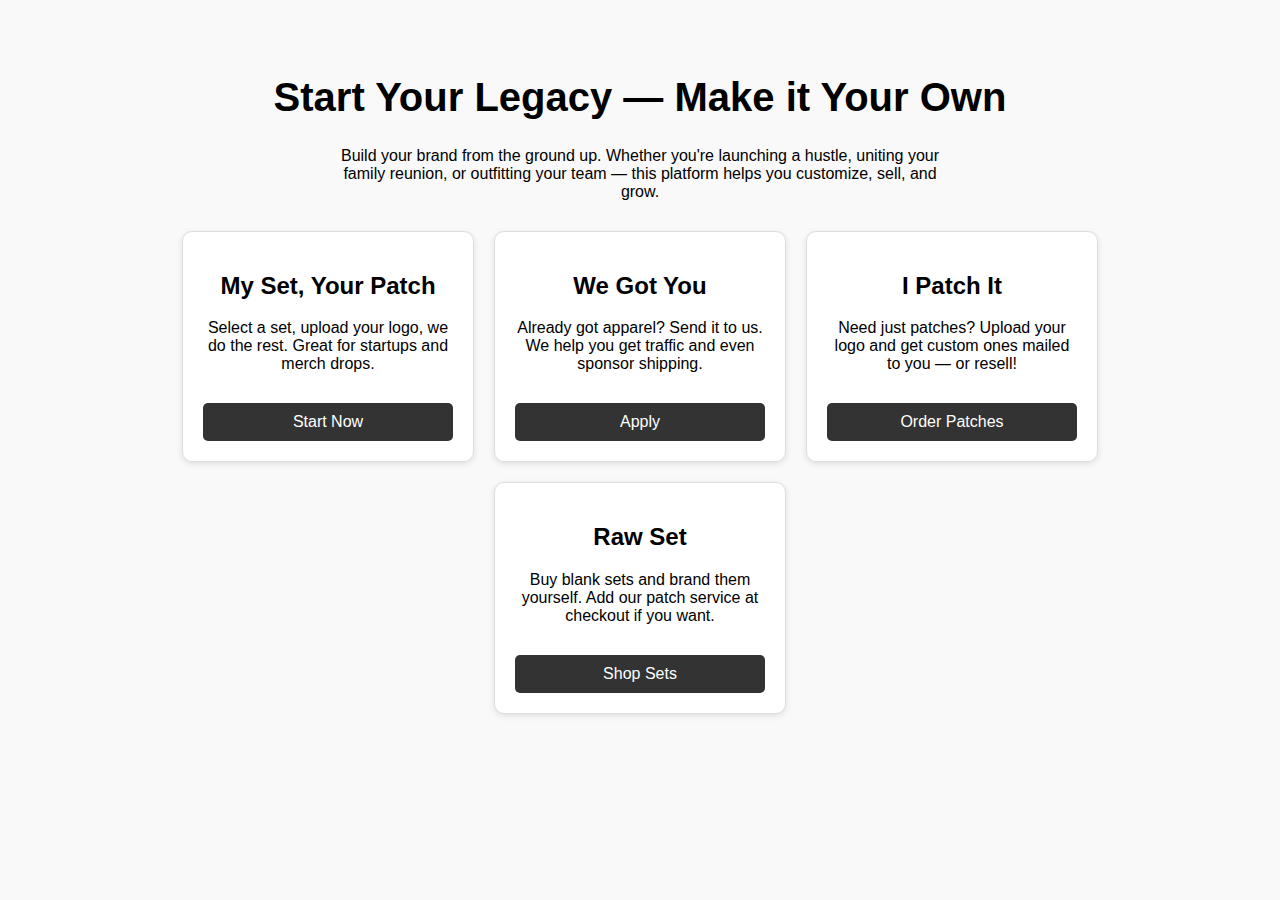
<file: public/index.html>
<!DOCTYPE html>
<html lang="en">
<head>
  <meta charset="UTF-8">
  <title>Y O Brand Platform</title>
  <style>
    body { font-family: sans-serif; text-align: center; background: #f9f9f9; padding: 40px; }
    h1 { font-size: 2.5em; }
    p { max-width: 600px; margin: 0 auto 30px; }
    .tabs { display: flex; flex-wrap: wrap; justify-content: center; gap: 20px; }
    .tab { background: #fff; border: 1px solid #ddd; padding: 20px; width: 250px; border-radius: 10px; box-shadow: 0 2px 6px rgba(0,0,0,0.1); }
    .tab a { display: block; margin-top: 10px; background: #333; color: #fff; text-decoration: none; padding: 10px; border-radius: 5px; }
  </style>
</head>
<body>
  <h1>Start Your Legacy — Make it Your Own</h1>
  <p>Build your brand from the ground up. Whether you're launching a hustle, uniting your family reunion, or outfitting your team — this platform helps you customize, sell, and grow.</p>
  <div class="tabs">
    <div class="tab">
      <h2>My Set, Your Patch</h2>
      <p>Select a set, upload your logo, we do the rest. Great for startups and merch drops.</p>
      <a href="/your-patch/choose.html">Start Now</a>
    </div>
    <div class="tab">
      <h2>We Got You</h2>
      <p>Already got apparel? Send it to us. We help you get traffic and even sponsor shipping.</p>
      <a href="/we-got-you/apply.html">Apply</a>
    </div>
    <div class="tab">
      <h2>I Patch It</h2>
      <p>Need just patches? Upload your logo and get custom ones mailed to you — or resell!</p>
      <a href="/i-patch-it/order.html">Order Patches</a>
    </div>
    <div class="tab">
      <h2>Raw Set</h2>
      <p>Buy blank sets and brand them yourself. Add our patch service at checkout if you want.</p>
      <a href="/raw-set/browse.html">Shop Sets</a>
    </div>
  </div>
</body>
</html>
</file>
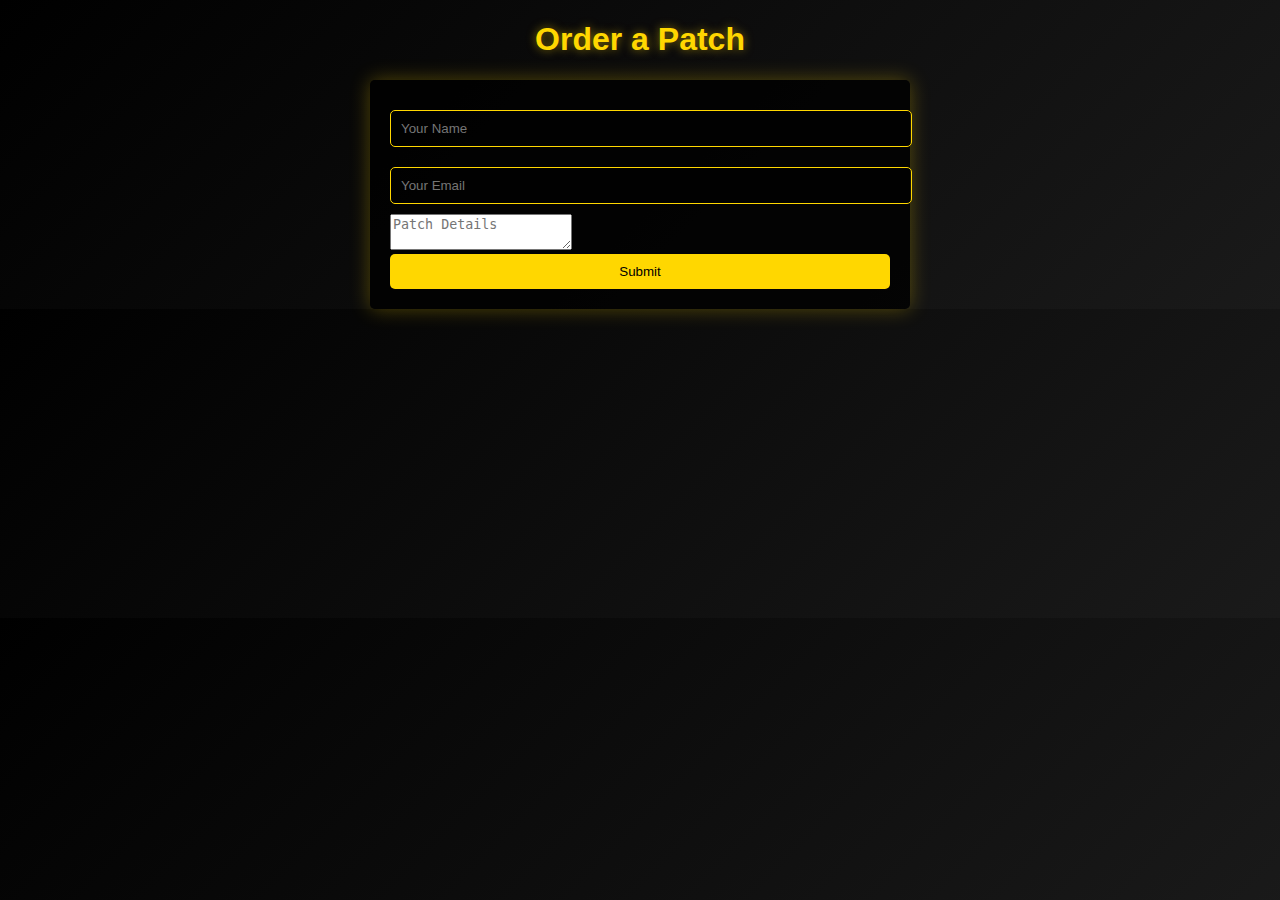
<file: public/i-patch-it/order.html>
<!DOCTYPE html>
<html lang="en">
<head>
    <meta charset="UTF-8">
    <meta name="viewport" content="width=device-width, initial-scale=1.0">
    <title>Order a Patch</title>
    <link rel="stylesheet" href="../style.css">
</head>
<body>
    <h1>Order a Patch</h1>
    <form id="patchForm">
        <input type="text" name="name" placeholder="Your Name" required>
        <input type="email" name="email" placeholder="Your Email" required>
        <textarea name="patchDetails" placeholder="Patch Details" required></textarea>
        <button type="submit">Submit</button>
    </form>
    <script src="script.js"></script>
</body>
</html>
</file>
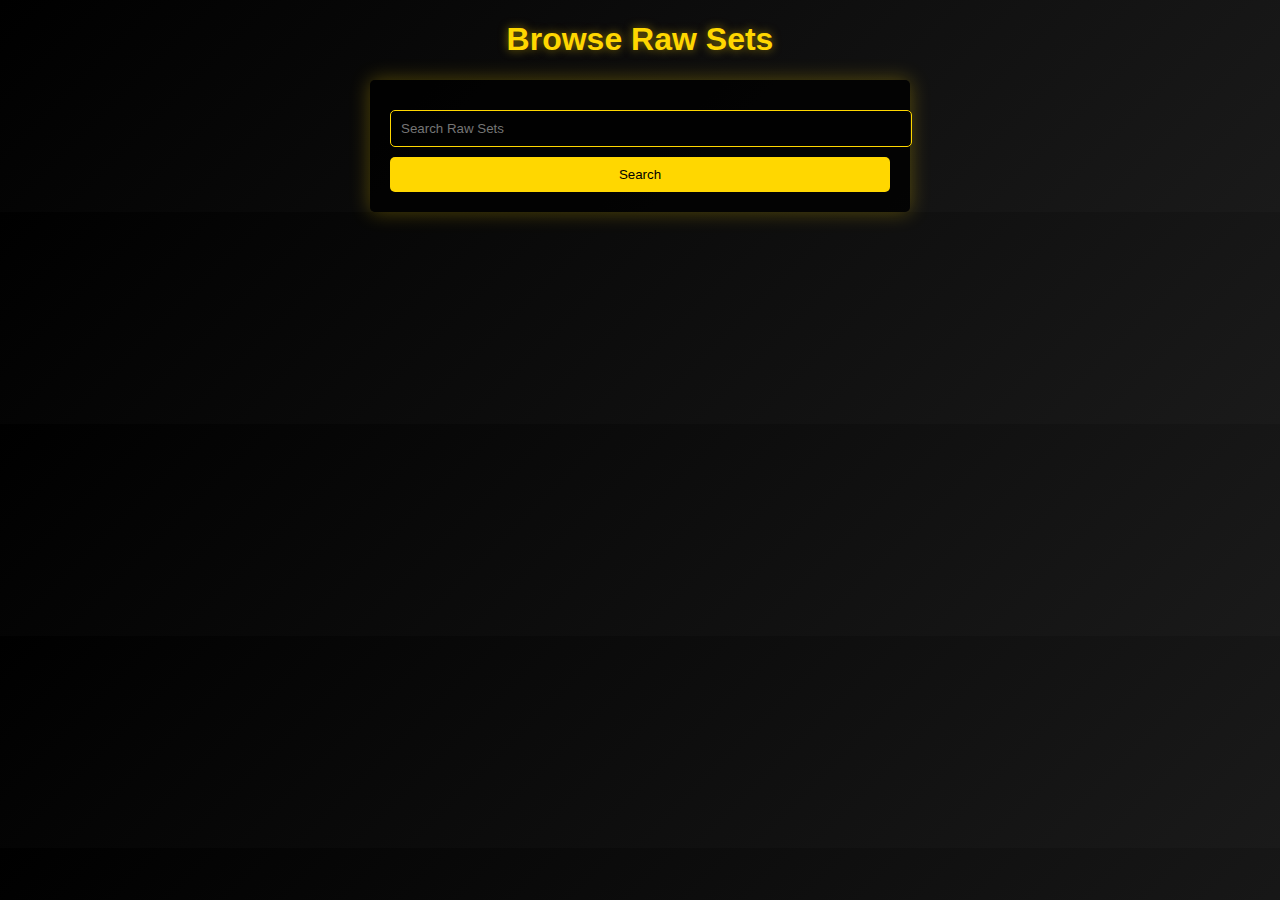
<file: public/raw-set/browse.html>
<!DOCTYPE html>
<html lang="en">
<head>
    <meta charset="UTF-8">
    <meta name="viewport" content="width=device-width, initial-scale=1.0">
    <title>Browse Raw Sets</title>
    <link rel="stylesheet" href="../style.css">
</head>
<body>
    <h1>Browse Raw Sets</h1>
    <form id="browseForm">
        <input type="text" name="search" placeholder="Search Raw Sets">
        <button type="submit">Search</button>
    </form>
    <script src="script.js"></script>
</body>
</html>
</file>
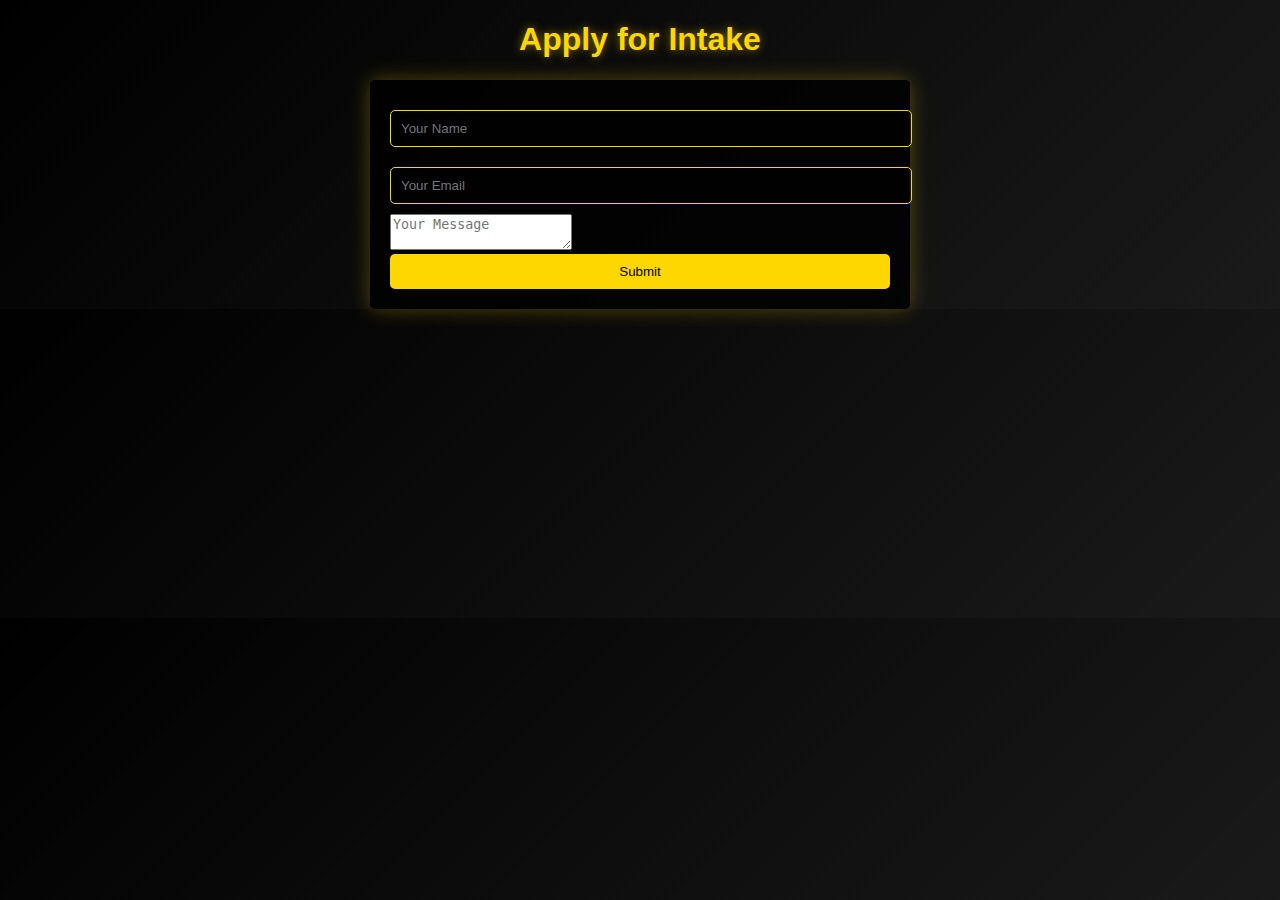
<file: public/we-got-you/apply.html>
<!DOCTYPE html>
<html lang="en">
<head>
    <meta charset="UTF-8">
    <meta name="viewport" content="width=device-width, initial-scale=1.0">
    <title>Apply for Intake</title>
    <link rel="stylesheet" href="../style.css">
</head>
<body>
    <h1>Apply for Intake</h1>
    <form id="intakeForm">
        <input type="text" name="name" placeholder="Your Name" required>
        <input type="email" name="email" placeholder="Your Email" required>
        <textarea name="message" placeholder="Your Message" required></textarea>
        <button type="submit">Submit</button>
    </form>
    <script src="script.js"></script>
</body>
</html>
</file>
<file: public/style.css>
body {
    font-family: Arial, sans-serif;
    margin: 0;
    padding: 0;
    background: linear-gradient(135deg, #000000, #1a1a1a);
    color: #ffd700;
    transition: all 0.3s ease;
}

h1 {
    color: #ffd700;
    text-align: center;
    text-shadow: 0 0 10px rgba(255, 215, 0, 0.5);
    transition: all 0.3s ease;
}

form {
    max-width: 500px;
    margin: 0 auto;
    padding: 20px;
    background: rgba(0, 0, 0, 0.8);
    border-radius: 5px;
    box-shadow: 0 0 20px rgba(255, 215, 0, 0.3);
    transition: all 0.3s ease;
}

input[type="text"],
input[type="email"],
input[type="file"] {
    width: 100%;
    padding: 10px;
    margin: 10px 0;
    border: 1px solid #ffd700;
    border-radius: 5px;
    background: rgba(0, 0, 0, 0.5);
    color: #ffd700;
    transition: all 0.3s ease;
}

button {
    width: 100%;
    padding: 10px;
    background: #ffd700;
    color: #000;
    border: none;
    border-radius: 5px;
    cursor: pointer;
    transition: all 0.3s ease;
}

button:hover {
    background: #ffcc00;
    box-shadow: 0 0 15px rgba(255, 215, 0, 0.5);
}

.card {
    background: rgba(0, 0, 0, 0.8);
    border-radius: 5px;
    box-shadow: 0 0 20px rgba(255, 215, 0, 0.3);
    margin: 10px 0;
    padding: 20px;
    transition: all 0.3s ease;
}

.card:hover {
    box-shadow: 0 0 30px rgba(255, 215, 0, 0.5);
}

.navbar {
    background: #ffd700;
    color: #000;
    padding: 10px;
    text-align: center;
    box-shadow: 0 0 20px rgba(255, 215, 0, 0.3);
    transition: all 0.3s ease;
}

.footer {
    text-align: center;
    padding: 10px;
    background: #ffd700;
    color: #000;
    position: fixed;
    bottom: 0;
    width: 100%;
    box-shadow: 0 0 20px rgba(255, 215, 0, 0.3);
    transition: all 0.3s ease;
}
</file>
